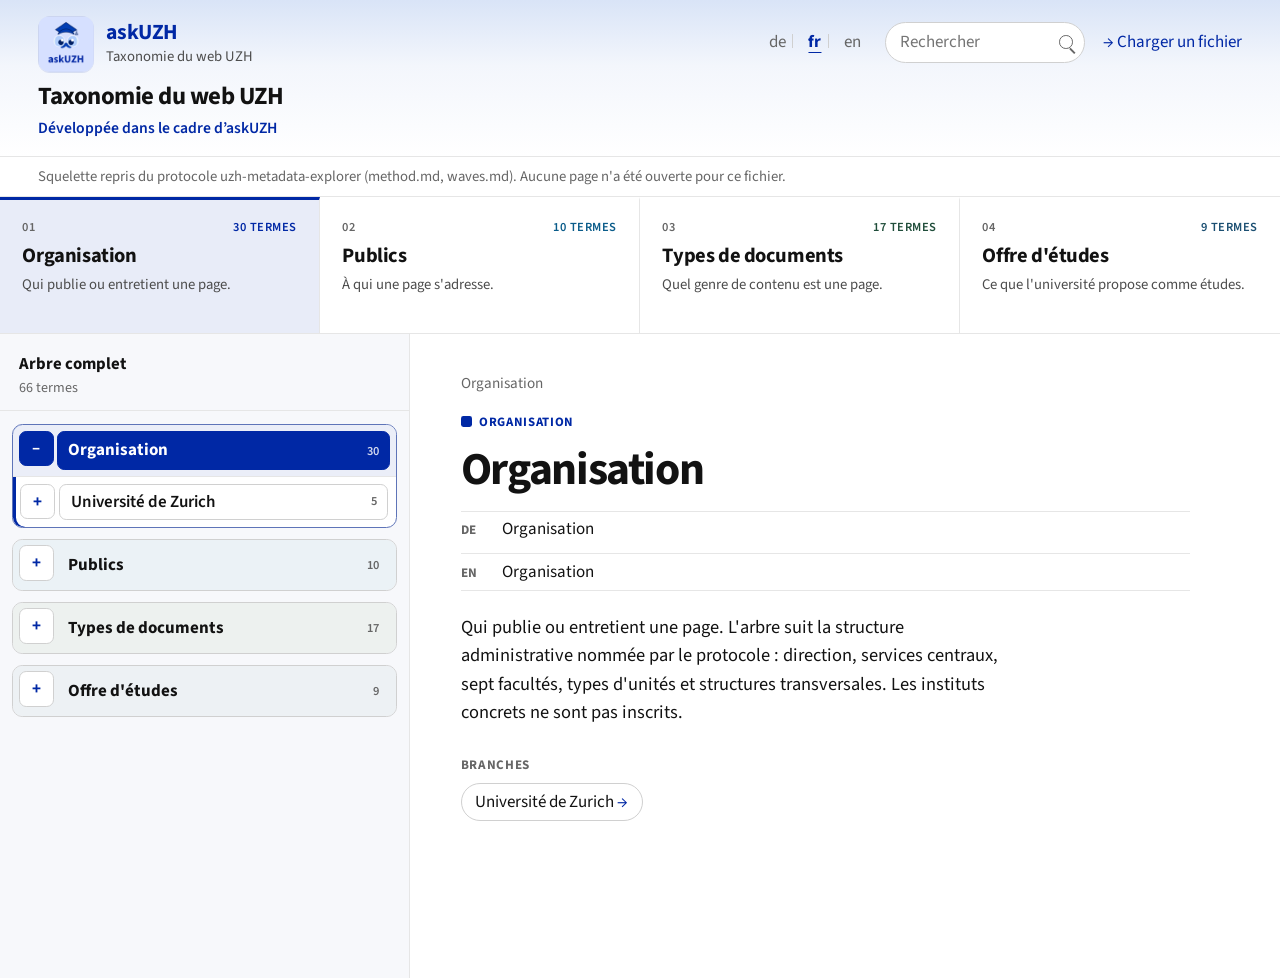
<file: index.html>
<!DOCTYPE html>
<html lang="fr">
<head>
  <meta charset="utf-8">
  <meta http-equiv="refresh" content="0; url=browser/">
  <meta name="viewport" content="width=device-width, initial-scale=1">
  <title>Taxonomie askUZH</title>
  <link rel="canonical" href="browser/">
  <script>location.replace("browser/");</script>
</head>
<body>
  <p><a href="browser/">Ouvrir la taxonomie askUZH</a></p>
</body>
</html>
</file>
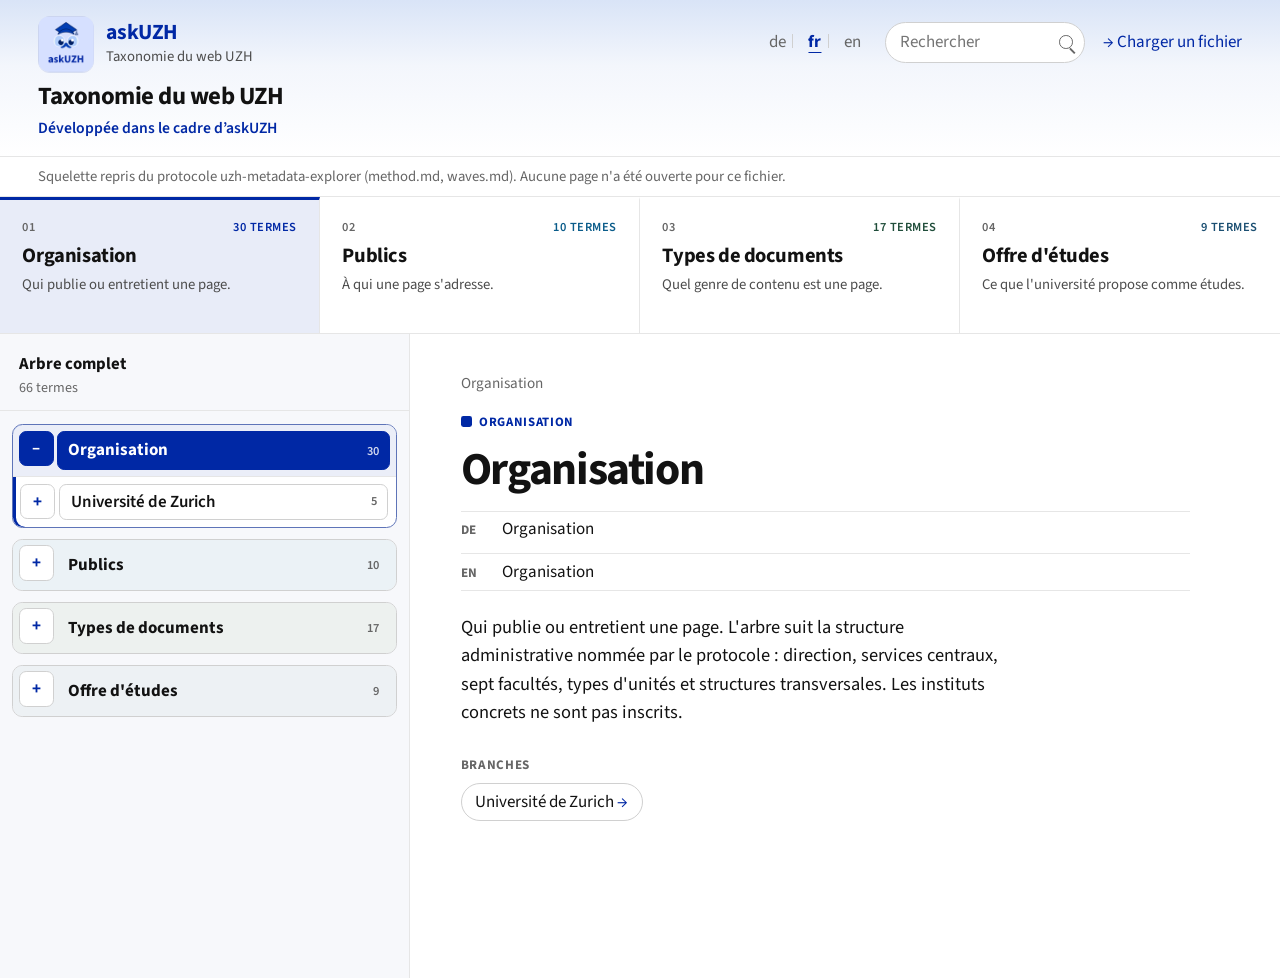
<file: browser/index.html>
<!DOCTYPE html>
<html lang="fr">
<head>
  <meta charset="utf-8">
  <meta name="viewport" content="width=device-width, initial-scale=1">
  <title>Taxonomie askUZH</title>
  <link rel="preconnect" href="https://fonts.googleapis.com">
  <link rel="preconnect" href="https://fonts.gstatic.com" crossorigin>
  <link href="https://fonts.googleapis.com/css2?family=Source+Sans+3:wght@400;600;700&display=swap" rel="stylesheet">
  <link rel="icon" href="assets/askuzh-icon-48.png" type="image/png">
  <link rel="stylesheet" href="style.css">
</head>
<body>
  <header class="site-header">
    <div class="brand">
      <a class="mark" href="#organisation" id="home-link">
        <img class="mark-icon" src="assets/askuzh-icon-128.png" width="56" height="56" alt="askUZH">
        <span class="mark-copy">
          <span class="mark-name">askUZH</span>
          <span class="mark-tag" id="brand-tag">Taxonomie du web UZH</span>
        </span>
      </a>
      <p class="product" id="title">Taxonomie du web UZH</p>
      <p class="under" id="under-ask">Développée dans le cadre d’askUZH</p>
    </div>
    <div class="tools">
      <div id="langs" class="langs" role="group" aria-labelledby="lang-label"></div>
      <span id="lang-label" class="sr">Langue</span>
      <form id="search-form" role="search">
        <label id="search-label" class="sr" for="q">Rechercher</label>
        <input id="q" type="search" autocomplete="off" spellcheck="false">
        <span class="search-icon" aria-hidden="true"></span>
      </form>
      <label class="file">
        <span id="file-label">Charger un fichier</span>
        <input id="file" type="file" accept="application/json,.json">
      </label>
    </div>
  </header>

  <p id="provenance" class="provenance"></p>
  <p id="error" class="error" hidden></p>

  <nav id="chapters" class="chapters" aria-label="Chapitres" hidden></nav>

  <div id="app" class="workspace" hidden>
    <aside class="rail">
      <div class="rail-head">
        <p id="rail-title" class="rail-title"></p>
        <p id="rail-count" class="rail-count"></p>
      </div>
      <nav id="tree" aria-label="Arbre"></nav>
    </aside>
    <article id="fiche" class="fiche"></article>
  </div>

  <script src="app.js"></script>
</body>
</html>
</file>
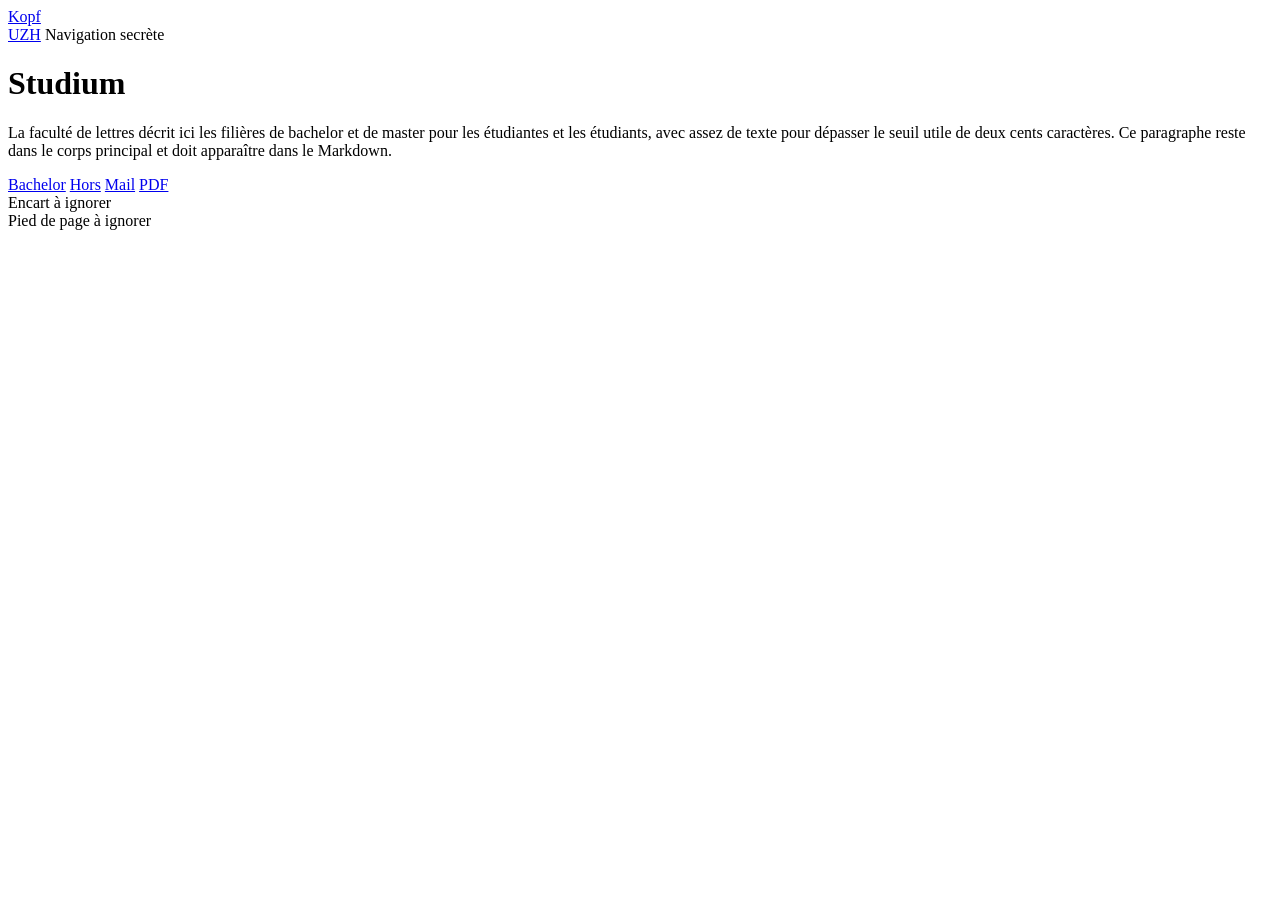
<file: tests/fixtures/page.html>
<!DOCTYPE html>
<html lang="de">
<head>
  <title>Studium an der Philosophischen Fakultät</title>
  <base href="https://www.phil.uzh.ch/de/">
  <script>var secret = "ne-pas-extraire";</script>
  <style>.x { color: red; }</style>
</head>
<body>
  <header><a href="/de/home.html">Kopf</a></header>
  <nav><a href="https://www.uzh.ch/de.html">UZH</a> Navigation secrète</nav>
  <main>
    <h1>Studium</h1>
    <p>La faculté de lettres décrit ici les filières de bachelor et de master pour les étudiantes et les étudiants, avec assez de texte pour dépasser le seuil utile de deux cents caractères. Ce paragraphe reste dans le corps principal et doit apparaître dans le Markdown.</p>
    <a href="studium/bachelor.html">Bachelor</a>
    <a href="https://example.com/hors">Hors</a>
    <a href="mailto:info@phil.uzh.ch">Mail</a>
    <a href="doc.pdf?utm_source=newsletter&amp;id=7">PDF</a>
  </main>
  <aside>Encart à ignorer</aside>
  <footer>Pied de page à ignorer</footer>
</body>
</html>
</file>
<file: browser/style.css>
:root {
  --uzh-blue: #0028a5;
  --uzh-blue-soft: #e8ecf8;
  --ask-sky: #d9e4f7;
  --ink: #121212;
  --muted: #4c4c4c;
  --quiet: #666666;
  --line: #e6e6e6;
  --line-strong: #d0d0d0;
  --paper: #ffffff;
  --wash: #f7f8fb;
  --seed: #6b4f2a;
  --sans: "Source Sans 3", "Source Sans Pro", "Helvetica Neue", Arial, sans-serif;
  --chapter-org: #0028a5;
  --chapter-pub: #0a5c8a;
  --chapter-doc: #1f4d3a;
  --chapter-stu: #1b4f72;
}

* { box-sizing: border-box; }

html, body {
  margin: 0;
  min-height: 100%;
}

body {
  background: var(--paper);
  color: var(--ink);
  font-family: var(--sans);
  font-size: 17px;
  line-height: 1.45;
}

button, input, label { font: inherit; color: inherit; }

a { color: var(--uzh-blue); }

.sr {
  position: absolute;
  width: 1px;
  height: 1px;
  padding: 0;
  margin: -1px;
  overflow: hidden;
  clip: rect(0, 0, 0, 0);
  border: 0;
}

/* —— Header askUZH —— */

.site-header {
  display: flex;
  flex-wrap: wrap;
  align-items: flex-start;
  justify-content: space-between;
  gap: 1rem 2rem;
  padding: 1rem clamp(1rem, 3vw, 2.5rem) 1rem;
  border-bottom: 1px solid var(--line);
  background:
    linear-gradient(180deg, var(--ask-sky) 0%, #f3f6fc 42%, var(--paper) 100%);
}

.brand {
  display: flex;
  flex-direction: column;
  gap: 0.35rem;
  min-width: min(100%, 24rem);
}

.mark {
  display: inline-flex;
  align-items: center;
  gap: 0.75rem;
  text-decoration: none;
  color: var(--ink);
}

.mark-icon {
  width: 56px;
  height: 56px;
  border-radius: 12px;
  box-shadow: 0 1px 0 rgba(0, 40, 165, 0.12);
}

.mark-copy {
  display: flex;
  flex-direction: column;
  gap: 0.05rem;
}

.mark-name {
  font-size: 1.35rem;
  font-weight: 700;
  letter-spacing: -0.02em;
  color: var(--uzh-blue);
  line-height: 1.1;
}

.mark-tag {
  color: var(--muted);
  font-size: 0.92rem;
}

.product {
  margin: 0.35rem 0 0;
  font-size: 1.55rem;
  font-weight: 700;
  letter-spacing: -0.02em;
  line-height: 1.15;
}

.under {
  margin: 0;
  color: var(--uzh-blue);
  font-size: 0.98rem;
  font-weight: 600;
}

.tools {
  display: flex;
  flex-wrap: wrap;
  align-items: center;
  justify-content: flex-end;
  gap: 0.85rem 1.1rem;
  padding-top: 0.35rem;
}

.langs {
  display: flex;
  align-items: center;
  gap: 0.15rem;
}

.langs button {
  background: transparent;
  border: 0;
  padding: 0.25rem 0.4rem;
  color: var(--quiet);
  cursor: pointer;
  text-transform: lowercase;
}

.langs button[aria-pressed="true"] {
  color: var(--uzh-blue);
  font-weight: 700;
  text-decoration: underline;
  text-underline-offset: 0.28em;
}

.langs button:not(:last-child)::after {
  content: "";
  display: inline-block;
  width: 1px;
  height: 0.85em;
  margin-left: 0.4rem;
  background: var(--line-strong);
  vertical-align: -0.1em;
}

#search-form {
  position: relative;
  display: flex;
  align-items: center;
}

#q {
  width: 12.5rem;
  border: 1px solid var(--line-strong);
  border-radius: 999px;
  padding: 0.45rem 2.2rem 0.45rem 0.9rem;
  background: var(--paper);
}

#q:focus {
  outline: none;
  border-color: var(--uzh-blue);
}

.search-icon {
  position: absolute;
  right: 0.75rem;
  width: 0.85rem;
  height: 0.85rem;
  border: 1.5px solid var(--quiet);
  border-radius: 50%;
  pointer-events: none;
}

.search-icon::after {
  content: "";
  position: absolute;
  right: -0.28rem;
  bottom: -0.2rem;
  width: 0.45rem;
  height: 1.5px;
  background: var(--quiet);
  transform: rotate(45deg);
}

.file input {
  position: absolute;
  width: 1px;
  height: 1px;
  overflow: hidden;
  clip: rect(0, 0, 0, 0);
}

.file span {
  color: var(--uzh-blue);
  cursor: pointer;
  white-space: nowrap;
}

.file span::before { content: "→ "; }

.provenance, .error {
  margin: 0;
  padding: 0.55rem clamp(1rem, 3vw, 2.5rem);
  border-bottom: 1px solid var(--line);
  color: var(--quiet);
  font-size: 0.92rem;
}

.error {
  color: #8a2f1d;
  background: #fff6f3;
}

/* —— Four chapters —— */

.chapters {
  display: grid;
  grid-template-columns: repeat(4, minmax(0, 1fr));
  gap: 0;
  border-bottom: 1px solid var(--line);
  background: var(--paper);
}

.chapter {
  display: grid;
  grid-template-rows: auto auto 1fr;
  gap: 0.45rem;
  text-align: left;
  background: transparent;
  border: 0;
  border-right: 1px solid var(--line);
  border-top: 3px solid transparent;
  padding: 1.15rem clamp(0.85rem, 2vw, 1.4rem) 1.25rem;
  cursor: pointer;
  min-height: 8.5rem;
  transition: background 160ms ease, border-color 160ms ease;
}

.chapter:last-child { border-right: 0; }

.chapter:hover { background: var(--wash); }

.chapter[aria-current="true"] {
  background: var(--uzh-blue-soft);
  border-top-color: var(--chapter-color, var(--uzh-blue));
}

.chapter[data-axis="organisation"] { --chapter-color: var(--chapter-org); }
.chapter[data-axis="publics"] { --chapter-color: var(--chapter-pub); }
.chapter[data-axis="types_document"] { --chapter-color: var(--chapter-doc); }
.chapter[data-axis="offre_etudes"] { --chapter-color: var(--chapter-stu); }

.chapter-kicker {
  display: flex;
  align-items: baseline;
  justify-content: space-between;
  gap: 0.5rem;
  color: var(--quiet);
  font-size: 0.78rem;
  font-weight: 600;
  letter-spacing: 0.04em;
  text-transform: uppercase;
}

.chapter-name {
  margin: 0;
  font-size: clamp(1.15rem, 1.6vw, 1.45rem);
  font-weight: 700;
  letter-spacing: -0.02em;
  line-height: 1.2;
  color: var(--ink);
}

.chapter-blurb {
  margin: 0;
  color: var(--muted);
  font-size: 0.92rem;
  line-height: 1.35;
  display: -webkit-box;
  -webkit-line-clamp: 3;
  -webkit-box-orient: vertical;
  overflow: hidden;
}

.chapter-count {
  font-variant-numeric: tabular-nums;
  color: var(--chapter-color, var(--uzh-blue));
}

/* —— Workspace —— */

.workspace {
  display: grid;
  grid-template-columns: minmax(19rem, 32vw) minmax(0, 1fr);
  min-height: calc(100vh - 16rem);
}

.rail {
  display: flex;
  flex-direction: column;
  border-right: 1px solid var(--line);
  background: var(--wash);
  min-height: 100%;
}

.rail-head {
  padding: 1.1rem 1.2rem 0.7rem;
  border-bottom: 1px solid var(--line);
}

.rail-title {
  margin: 0;
  font-size: 1.05rem;
  font-weight: 700;
}

.rail-count {
  margin: 0.15rem 0 0;
  color: var(--quiet);
  font-size: 0.88rem;
}

#tree {
  overflow: auto;
  padding: 0.85rem 0.75rem 2.2rem;
  flex: 1;
}

.forest,
.branch,
.leaves {
  list-style: none;
  margin: 0;
  padding: 0;
}

.forest {
  display: grid;
  gap: 0.65rem;
}

.axis-block {
  background: var(--paper);
  border: 1px solid var(--line-strong);
  border-radius: 0.65rem;
  overflow: hidden;
}

.axis-block[data-active="true"] {
  border-color: color-mix(in srgb, var(--chapter-color, var(--uzh-blue)) 55%, var(--line-strong));
  box-shadow: inset 3px 0 0 var(--chapter-color, var(--uzh-blue));
}

.axis-block[data-axis="organisation"] { --chapter-color: var(--chapter-org); }
.axis-block[data-axis="publics"] { --chapter-color: var(--chapter-pub); }
.axis-block[data-axis="types_document"] { --chapter-color: var(--chapter-doc); }
.axis-block[data-axis="offre_etudes"] { --chapter-color: var(--chapter-stu); }

.axis-row {
  display: grid;
  grid-template-columns: 2.2rem minmax(0, 1fr);
  gap: 0.2rem;
  padding: 0.35rem;
  background: color-mix(in srgb, var(--chapter-color, var(--uzh-blue)) 8%, var(--paper));
  border-bottom: 1px solid var(--line);
}

.axis-block[data-open="false"] .axis-row { border-bottom: 0; }

.axis-twist,
.node-twist {
  display: grid;
  place-items: center;
  width: 2.2rem;
  height: 2.2rem;
  border: 1px solid var(--line-strong);
  border-radius: 0.45rem;
  background: var(--paper);
  color: var(--uzh-blue);
  font-weight: 700;
  cursor: pointer;
}

.axis-twist[aria-expanded="true"],
.node-twist[aria-expanded="true"] {
  background: var(--uzh-blue);
  border-color: var(--uzh-blue);
  color: #fff;
}

.axis-head,
.node-btn {
  display: flex;
  align-items: center;
  justify-content: space-between;
  gap: 0.55rem;
  width: 100%;
  min-height: 2.2rem;
  text-align: left;
  border: 1px solid transparent;
  border-radius: 0.45rem;
  background: transparent;
  padding: 0.4rem 0.65rem;
  cursor: pointer;
}

.axis-head {
  font-weight: 700;
}

.axis-head[aria-current="true"],
.node-btn[aria-current="true"] {
  background: var(--uzh-blue);
  border-color: var(--uzh-blue);
  color: #fff;
}

.axis-meta,
.node-meta {
  flex: none;
  color: var(--quiet);
  font-size: 0.78rem;
  font-weight: 600;
  font-variant-numeric: tabular-nums;
}

.axis-head[aria-current="true"] .axis-meta,
.node-btn[aria-current="true"] .node-meta {
  color: rgba(255, 255, 255, 0.82);
}

.axis-body {
  padding: 0.45rem;
}

.branch {
  display: grid;
  gap: 0.35rem;
}

.node {
  display: grid;
  gap: 0.35rem;
}

.node-row {
  display: grid;
  grid-template-columns: 2.2rem minmax(0, 1fr);
  gap: 0.25rem;
  align-items: start;
}

.node-twist[disabled] {
  visibility: hidden;
  cursor: default;
}

.node-btn {
  border-color: var(--line-strong);
  background: var(--paper);
  font-weight: 600;
  line-height: 1.25;
}

.node-btn:hover {
  border-color: var(--uzh-blue);
  color: var(--uzh-blue);
}

.node-btn[aria-current="true"]:hover {
  color: #fff;
}

.leaves {
  margin-left: 1.1rem;
  padding-left: 0.7rem;
  border-left: 2px solid color-mix(in srgb, var(--chapter-color, var(--uzh-blue)) 35%, var(--line));
  display: grid;
  gap: 0.35rem;
}

.empty {
  margin: 0.6rem 0.4rem;
  color: var(--quiet);
}

/* —— Fiche —— */

.fiche {
  overflow: auto;
  padding: clamp(1.4rem, 3vw, 2.4rem) clamp(1.2rem, 4vw, 3.2rem) 3.5rem;
  max-width: 52rem;
}

.crumbs {
  display: flex;
  flex-wrap: wrap;
  align-items: center;
  gap: 0.2rem 0.15rem;
  margin: 0 0 1rem;
  color: var(--quiet);
  font-size: 0.95rem;
}

.crumbs button {
  background: transparent;
  border: 0;
  padding: 0;
  color: var(--uzh-blue);
  cursor: pointer;
}

.crumbs button:hover { text-decoration: underline; }

.crumbs .sep {
  color: var(--line-strong);
  margin: 0 0.2rem;
}

.axis-badge {
  display: inline-flex;
  align-items: center;
  gap: 0.45rem;
  margin: 0 0 0.85rem;
  color: var(--chapter-color, var(--uzh-blue));
  font-size: 0.8rem;
  font-weight: 700;
  letter-spacing: 0.05em;
  text-transform: uppercase;
}

.axis-badge::before {
  content: "";
  width: 0.7rem;
  height: 0.7rem;
  border-radius: 0.15rem;
  background: var(--chapter-color, var(--uzh-blue));
}

.fiche h2 {
  margin: 0;
  font-size: clamp(2rem, 4vw, 2.85rem);
  font-weight: 700;
  letter-spacing: -0.03em;
  line-height: 1.1;
}

.others {
  list-style: none;
  margin: 1rem 0 0;
  padding: 0;
  display: grid;
  gap: 0.35rem;
}

.others li {
  display: grid;
  grid-template-columns: 2rem minmax(0, 1fr);
  gap: 0.55rem;
  align-items: baseline;
  padding: 0.35rem 0;
  border-top: 1px solid var(--line);
}

.others li:last-child { border-bottom: 1px solid var(--line); }

.others span {
  color: var(--quiet);
  font-size: 0.82rem;
  font-weight: 700;
  text-transform: uppercase;
}

.definition {
  margin: 1.35rem 0 0;
  max-width: 62ch;
  font-size: 1.15rem;
  line-height: 1.55;
  color: var(--ink);
}

.status {
  margin: 1rem 0 0;
  max-width: 62ch;
  color: var(--seed);
  font-size: 0.95rem;
}

.fiche h3 {
  margin: 1.8rem 0 0.55rem;
  font-size: 0.82rem;
  font-weight: 700;
  letter-spacing: 0.05em;
  text-transform: uppercase;
  color: var(--quiet);
}

.sources {
  list-style: none;
  margin: 0;
  padding: 0;
  display: grid;
  gap: 0.4rem;
}

.sources a {
  display: inline-flex;
  align-items: center;
  gap: 0.35rem;
  text-decoration: none;
  word-break: break-all;
}

.sources a::before { content: "→"; flex: none; }
.sources a:hover { text-decoration: underline; }

.children {
  list-style: none;
  margin: 0;
  padding: 0;
  display: flex;
  flex-wrap: wrap;
  gap: 0.45rem;
}

.child {
  background: var(--paper);
  border: 1px solid var(--line-strong);
  border-radius: 999px;
  padding: 0.35rem 0.85rem;
  cursor: pointer;
  color: var(--ink);
}

.child:hover {
  border-color: var(--uzh-blue);
  color: var(--uzh-blue);
}

.child::after {
  content: " →";
  color: var(--uzh-blue);
}

button:focus-visible,
a:focus-visible,
input:focus-visible {
  outline: 2px solid var(--uzh-blue);
  outline-offset: 2px;
}

@media (max-width: 980px) {
  .chapters { grid-template-columns: repeat(2, minmax(0, 1fr)); }

  .chapter:nth-child(2n) { border-right: 0; }

  .chapter:nth-child(n + 3) { border-top: 1px solid var(--line); }

  .chapter[aria-current="true"] {
    border-top-color: var(--chapter-color, var(--uzh-blue));
    border-top-width: 3px;
  }
}

@media (max-width: 720px) {
  .workspace { display: block; }

  .rail {
    border-right: 0;
    border-bottom: 1px solid var(--line);
    max-height: 48vh;
  }

  .chapters { grid-template-columns: 1fr; }

  .chapter {
    border-right: 0;
    border-top: 1px solid var(--line);
    min-height: 0;
  }

  .chapter[aria-current="true"] {
    border-top-width: 3px;
    border-top-color: var(--chapter-color, var(--uzh-blue));
  }

  .chapter-blurb { -webkit-line-clamp: 2; }

  #q { width: 9.5rem; }

  .mark-icon { width: 48px; height: 48px; }
}

@media (prefers-reduced-motion: reduce) {
  .chapter { transition: none; }
}
</file>
